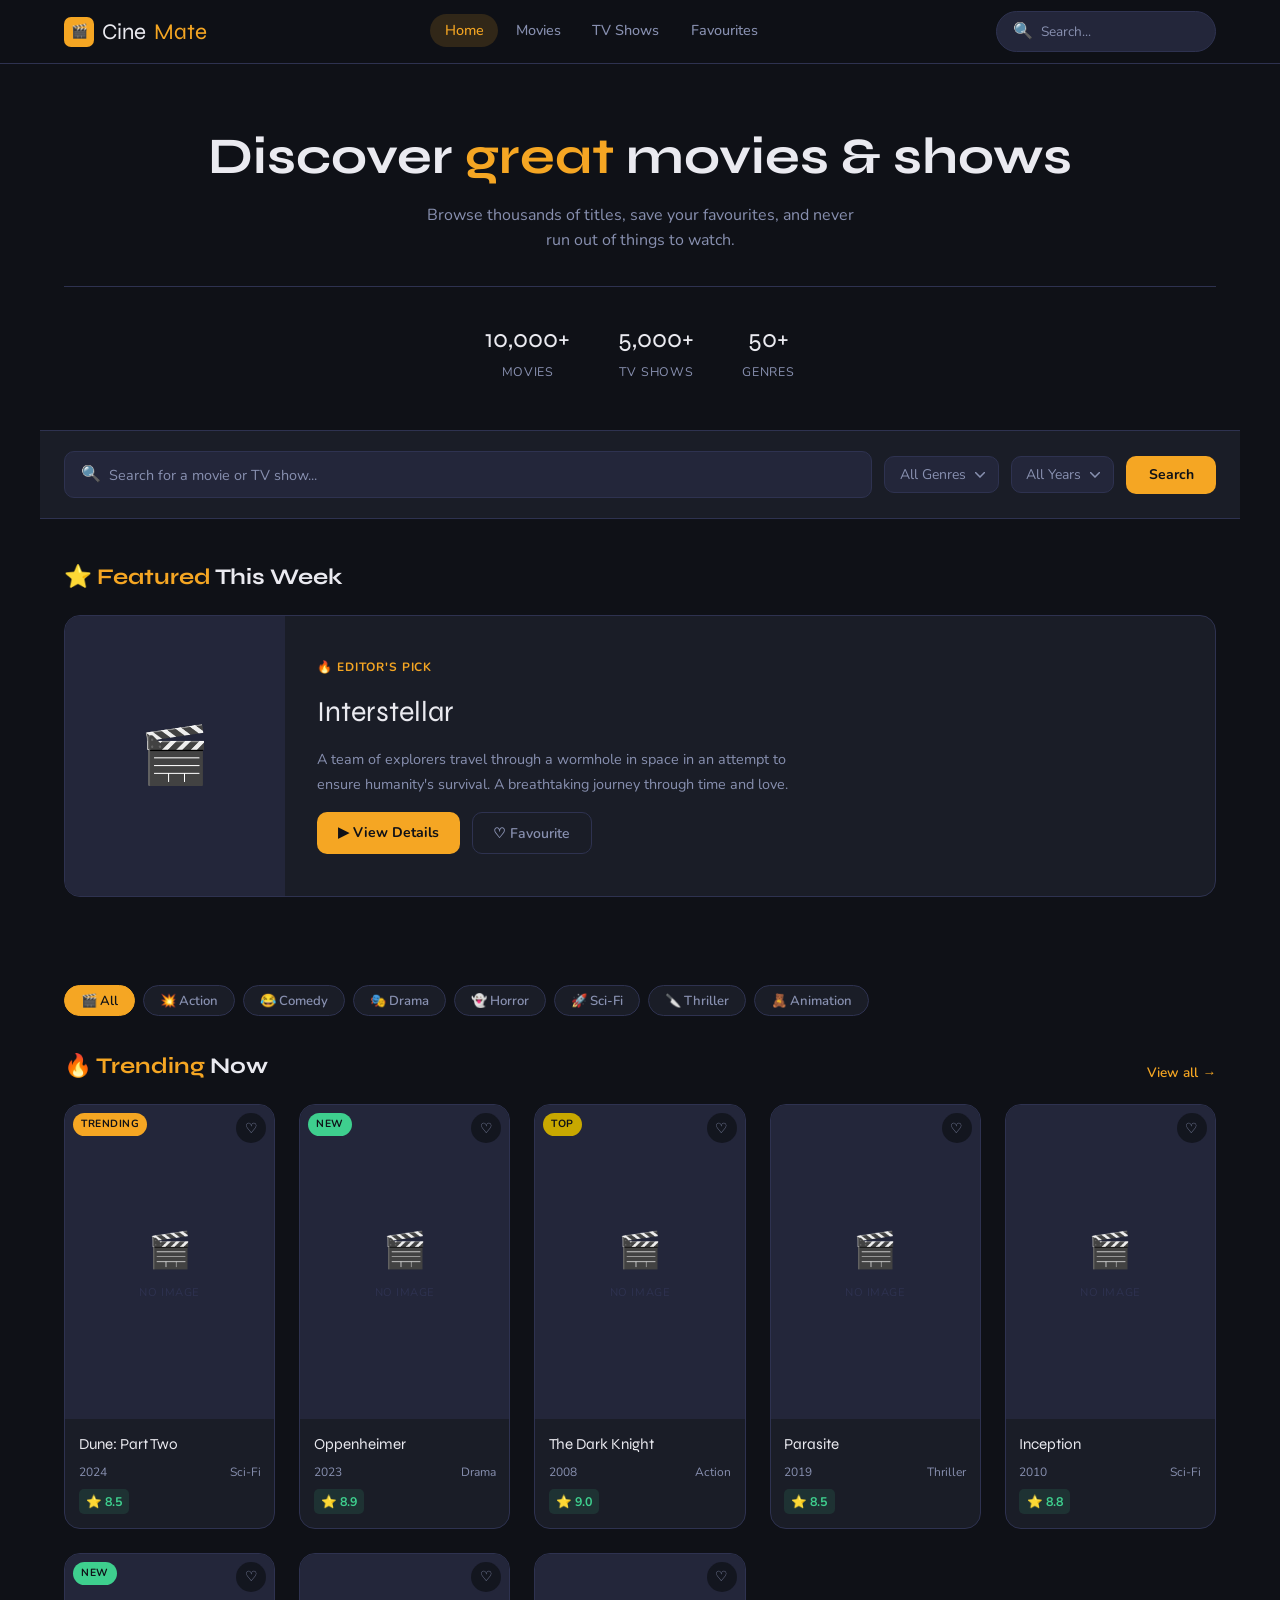
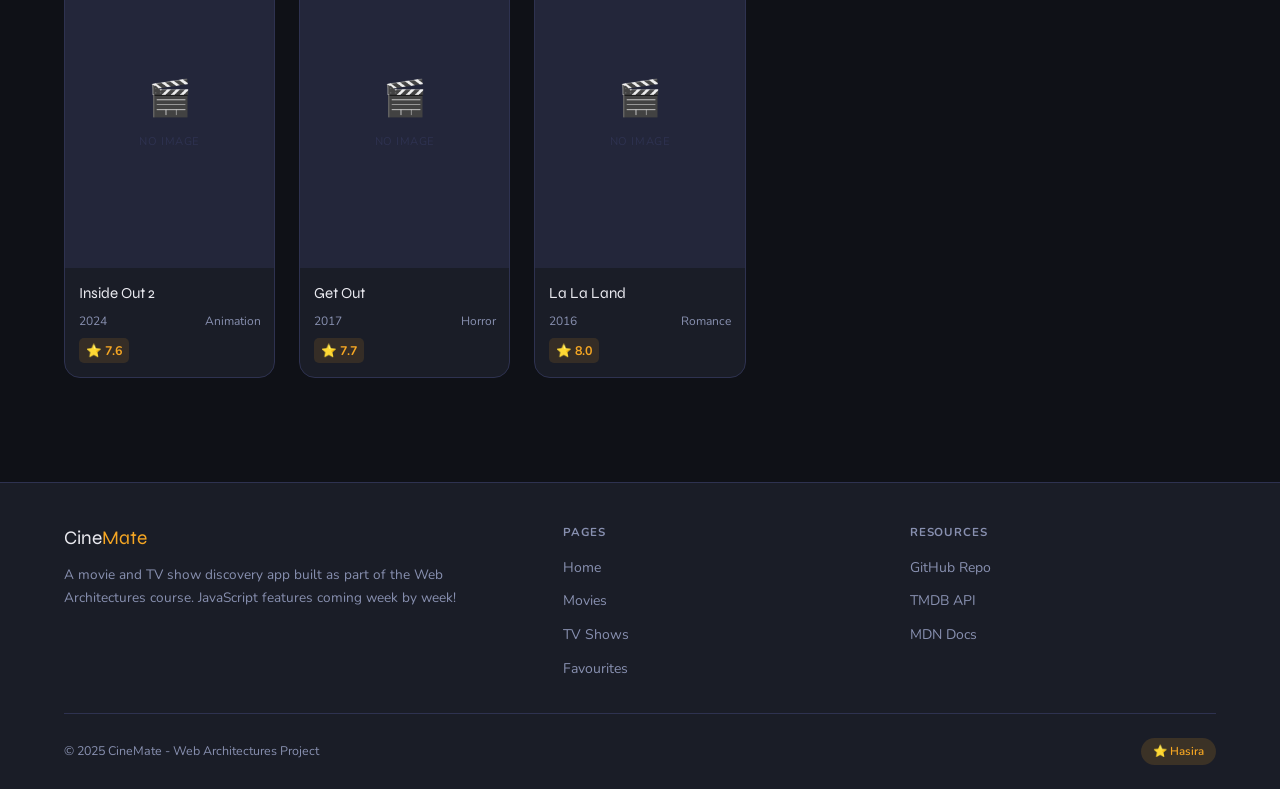
<file: index.html>
<!DOCTYPE html>
<html lang="en">
<head>
  <meta charset="UTF-8" />
  <meta name="viewport" content="width=device-width, initial-scale=1.0" />
  <title>CineMate - Discover Movies & TV Shows</title>
  <link rel="stylesheet" href="css/style.css" />
</head>
<body>

  <!-- NAVBAR -->
  <nav class="navbar">
    <div class="container">

      <a href="index.html" class="logo">
        <div class="logo-icon">🎬</div>
        Cine<em>Mate</em>
      </a>

      <ul class="nav-links">
        <li><a href="index.html" class="active">Home</a></li>
        <li><a href="movies.html">Movies</a></li>
        <li><a href="tv-shows.html">TV Shows</a></li>
        <li><a href="favourites.html">Favourites</a></li>
      </ul>

      <div class="nav-search">
        <span>🔍</span>
        <input type="text" placeholder="Search..." />
      </div>

    </div>
  </nav>


  <main>
    <div class="container">

      <!-- HERO -->
      <section class="hero">
        <h1>Discover <em>great</em> movies &amp; shows</h1>
        <p>Browse thousands of titles, save your favourites, and never run out of things to watch.</p>

        <div class="hero-stats">
          <div>
            <div class="stat-value">10,000+</div>
            <div class="stat-label">Movies</div>
          </div>
          <div>
            <div class="stat-value">5,000+</div>
            <div class="stat-label">TV Shows</div>
          </div>
          <div>
            <div class="stat-value">50+</div>
            <div class="stat-label">Genres</div>
          </div>
        </div>
      </section>


      <!-- SEARCH BAR -->
      <div class="search-section" style="margin: 0 -1.5rem; padding: 1.25rem 1.5rem;">
        <div class="search-row">
          <div class="search-input-wrap">
            <span>🔍</span>
            <input type="text" placeholder="Search for a movie or TV show..." id="main-search" />
          </div>
          <select class="filter" id="genre-filter">
            <option value="">All Genres</option>
            <option>Action</option>
            <option>Comedy</option>
            <option>Drama</option>
            <option>Horror</option>
            <option>Sci-Fi</option>
            <option>Thriller</option>
            <option>Animation</option>
          </select>
          <select class="filter" id="year-filter">
            <option value="">All Years</option>
            <option>2024</option>
            <option>2023</option>
            <option>2022</option>
            <option>2021</option>
          </select>
          <button class="btn-search" id="search-btn">Search</button>
        </div>
      </div>


      <!-- FEATURED -->
      <section class="section">
        <div class="section-header">
          <h2 class="section-title">⭐ <em>Featured</em> This Week</h2>
        </div>

        <div class="featured-card">
          <div class="featured-poster">
            <!-- Week 5: Replace with TMDB API poster image -->
            🎬
          </div>
          <div class="featured-info">
            <div class="featured-tag">🔥 Editor's Pick</div>
            <div class="featured-title">Interstellar</div>
            <div class="featured-desc">
              A team of explorers travel through a wormhole in space in an attempt to ensure humanity's survival. A breathtaking journey through time and love.
            </div>
            <div class="featured-actions">
              <a href="detail.html" class="btn-primary">▶ View Details</a>
              <button class="btn-outline">♡ Favourite</button>
            </div>
          </div>
        </div>
      </section>


      <!-- GENRE PILLS -->
      <div class="genre-pills" id="genre-pills">
        <button class="pill active">🎬 All</button>
        <button class="pill">💥 Action</button>
        <button class="pill">😂 Comedy</button>
        <button class="pill">🎭 Drama</button>
        <button class="pill">👻 Horror</button>
        <button class="pill">🚀 Sci-Fi</button>
        <button class="pill">🔪 Thriller</button>
        <button class="pill">🧸 Animation</button>
      </div>


      <!-- TRENDING MOVIES -->
      <section class="section" style="padding-top: 0;">
        <div class="section-header">
          <h2 class="section-title">🔥 <em>Trending</em> Now</h2>
          <a href="movies.html" class="section-link">View all →</a>
        </div>

        <!--
          NOTE TO STUDENTS:
          Week 1 — You will generate these cards using a loop from a JS data array.
          Week 2 — You will add search and genre filter functionality.
          Week 3 — You will add event listeners and a movie detail modal.
          Week 5 — These posters will be fetched from the TMDB API.
          For now, this is static HTML.
        -->
        <div class="movies-grid" id="movies-grid">

          <div class="card">
            <div class="card-poster">
              <div class="poster-placeholder">🎬<small>No Image</small></div>
              <span class="badge">Trending</span>
              <button class="btn-fav">♡</button>
              <div class="card-overlay">
                <a href="detail.html" class="btn-details">View Details</a>
              </div>
            </div>
            <div class="card-info">
              <div class="card-title">Dune: Part Two</div>
              <div class="card-meta">
                <span>2024</span>
                <span>Sci-Fi</span>
              </div>
              <span class="rating high">⭐ 8.5</span>
            </div>
          </div>

          <div class="card">
            <div class="card-poster">
              <div class="poster-placeholder">🎬<small>No Image</small></div>
              <span class="badge new">New</span>
              <button class="btn-fav">♡</button>
              <div class="card-overlay">
                <a href="detail.html" class="btn-details">View Details</a>
              </div>
            </div>
            <div class="card-info">
              <div class="card-title">Oppenheimer</div>
              <div class="card-meta">
                <span>2023</span>
                <span>Drama</span>
              </div>
              <span class="rating high">⭐ 8.9</span>
            </div>
          </div>

          <div class="card">
            <div class="card-poster">
              <div class="poster-placeholder">🎬<small>No Image</small></div>
              <span class="badge top">Top</span>
              <button class="btn-fav">♡</button>
              <div class="card-overlay">
                <a href="detail.html" class="btn-details">View Details</a>
              </div>
            </div>
            <div class="card-info">
              <div class="card-title">The Dark Knight</div>
              <div class="card-meta">
                <span>2008</span>
                <span>Action</span>
              </div>
              <span class="rating high">⭐ 9.0</span>
            </div>
          </div>

          <div class="card">
            <div class="card-poster">
              <div class="poster-placeholder">🎬<small>No Image</small></div>
              <button class="btn-fav">♡</button>
              <div class="card-overlay">
                <a href="detail.html" class="btn-details">View Details</a>
              </div>
            </div>
            <div class="card-info">
              <div class="card-title">Parasite</div>
              <div class="card-meta">
                <span>2019</span>
                <span>Thriller</span>
              </div>
              <span class="rating high">⭐ 8.5</span>
            </div>
          </div>

          <div class="card">
            <div class="card-poster">
              <div class="poster-placeholder">🎬<small>No Image</small></div>
              <button class="btn-fav">♡</button>
              <div class="card-overlay">
                <a href="detail.html" class="btn-details">View Details</a>
              </div>
            </div>
            <div class="card-info">
              <div class="card-title">Inception</div>
              <div class="card-meta">
                <span>2010</span>
                <span>Sci-Fi</span>
              </div>
              <span class="rating high">⭐ 8.8</span>
            </div>
          </div>

          <div class="card">
            <div class="card-poster">
              <div class="poster-placeholder">🎬<small>No Image</small></div>
              <span class="badge new">New</span>
              <button class="btn-fav">♡</button>
              <div class="card-overlay">
                <a href="detail.html" class="btn-details">View Details</a>
              </div>
            </div>
            <div class="card-info">
              <div class="card-title">Inside Out 2</div>
              <div class="card-meta">
                <span>2024</span>
                <span>Animation</span>
              </div>
              <span class="rating mid">⭐ 7.6</span>
            </div>
          </div>

          <div class="card">
            <div class="card-poster">
              <div class="poster-placeholder">🎬<small>No Image</small></div>
              <button class="btn-fav">♡</button>
              <div class="card-overlay">
                <a href="detail.html" class="btn-details">View Details</a>
              </div>
            </div>
            <div class="card-info">
              <div class="card-title">Get Out</div>
              <div class="card-meta">
                <span>2017</span>
                <span>Horror</span>
              </div>
              <span class="rating mid">⭐ 7.7</span>
            </div>
          </div>

          <div class="card">
            <div class="card-poster">
              <div class="poster-placeholder">🎬<small>No Image</small></div>
              <button class="btn-fav">♡</button>
              <div class="card-overlay">
                <a href="detail.html" class="btn-details">View Details</a>
              </div>
            </div>
            <div class="card-info">
              <div class="card-title">La La Land</div>
              <div class="card-meta">
                <span>2016</span>
                <span>Romance</span>
              </div>
              <span class="rating mid">⭐ 8.0</span>
            </div>
          </div>

        </div>
      </section>

    </div>
  </main>


  <!-- FOOTER -->
  <footer>
    <div class="container">
      <div class="footer-grid">
        <div>
          <div class="footer-logo">Cine<em>Mate</em></div>
          <p class="footer-desc">A movie and TV show discovery app built as part of the Web Architectures course. JavaScript features coming week by week!</p>
        </div>
        <div>
          <div class="footer-col-title">Pages</div>
          <ul class="footer-links">
            <li><a href="index.html">Home</a></li>
            <li><a href="movies.html">Movies</a></li>
            <li><a href="tv-shows.html">TV Shows</a></li>
            <li><a href="favourites.html">Favourites</a></li>
          </ul>
        </div>
        <div>
          <div class="footer-col-title">Resources</div>
          <ul class="footer-links">
            <li><a href="https://github.com" target="_blank">GitHub Repo</a></li>
            <li><a href="https://www.themoviedb.org/" target="_blank">TMDB API</a></li>
            <li><a href="https://developer.mozilla.org" target="_blank">MDN Docs</a></li>
          </ul>
        </div>
      </div>
      <div class="footer-bottom">
        <span>© 2025 CineMate - Web Architectures Project</span>
        <span class="footer-note">⭐ Hasira</span>
      </div>
    </div>
  </footer>

  <!-- JavaScript linked here from Week 1 onwards -->
  <!-- <script src="js/app.js"></script> -->

</body>
</html>
</file>
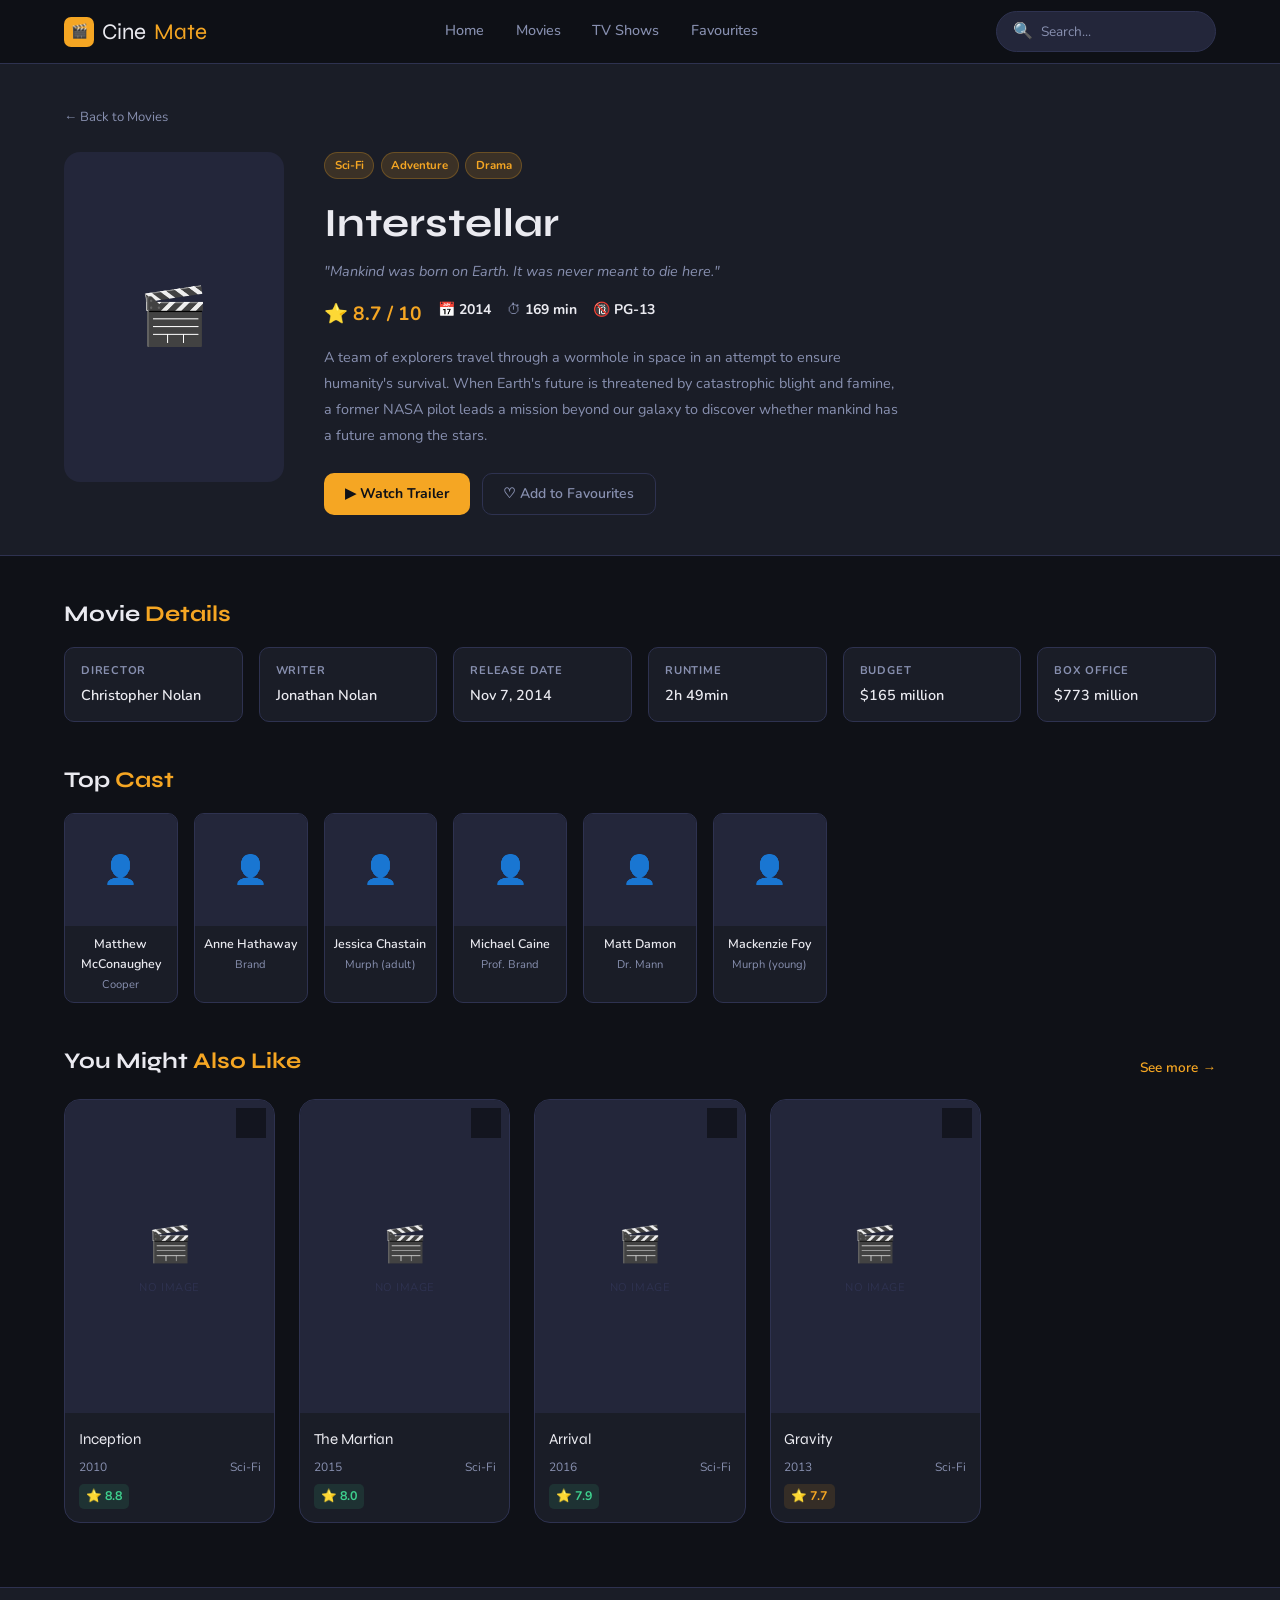
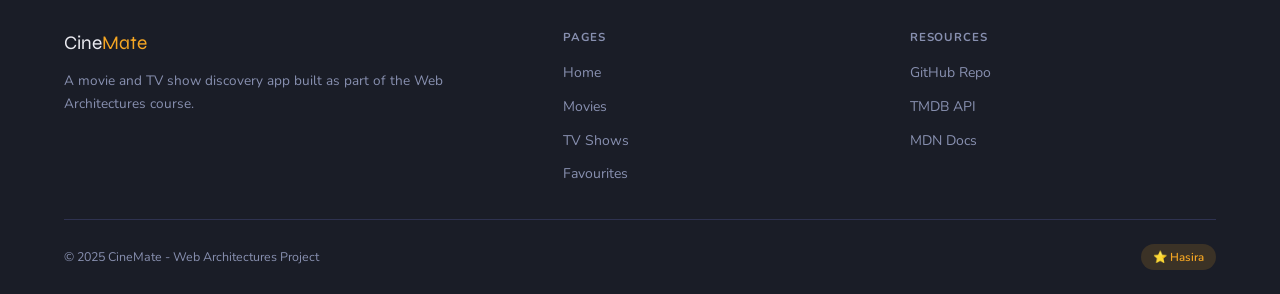
<file: detail.html>
<!DOCTYPE html>
<html lang="en">
<head>
  <meta charset="UTF-8" />
  <meta name="viewport" content="width=device-width, initial-scale=1.0" />
  <title>Interstellar - CineMate</title>
  <link rel="stylesheet" href="css/style.css" />
</head>
<body>

  <nav class="navbar">
    <div class="container">
      <a href="index.html" class="logo">
        <div class="logo-icon">🎬</div>
        Cine<em>Mate</em>
      </a>
      <ul class="nav-links">
        <li><a href="index.html">Home</a></li>
        <li><a href="movies.html">Movies</a></li>
        <li><a href="tv-shows.html">TV Shows</a></li>
        <li><a href="favourites.html">Favourites</a></li>
      </ul>
      <div class="nav-search">
        <span>🔍</span>
        <input type="text" placeholder="Search..." />
      </div>
    </div>
  </nav>


  <main>

    <!-- Dark hero band -->
    <div class="detail-hero">
      <div class="container">

        <!-- Back link -->
        <a href="movies.html" style="font-size:0.82rem; color:var(--text-muted); display:inline-block; margin-bottom:1.5rem;">
          ← Back to Movies
        </a>

        <div class="detail-layout">

          <!-- Poster -->
          <div class="detail-poster">
            <!-- Week 5: Replace emoji with <img> from TMDB API -->
            🎬
          </div>

          <!-- Info -->
          <div>
            <div class="detail-genres">
              <span class="genre-tag">Sci-Fi</span>
              <span class="genre-tag">Adventure</span>
              <span class="genre-tag">Drama</span>
            </div>

            <h1 class="detail-title">Interstellar</h1>
            <p class="detail-tagline">"Mankind was born on Earth. It was never meant to die here."</p>

            <div class="detail-meta">
              <div class="detail-rating">⭐ 8.7 / 10</div>
              <span>📅 <strong>2014</strong></span>
              <span>⏱ <strong>169 min</strong></span>
              <span>🔞 <strong>PG-13</strong></span>
            </div>

            <p class="detail-overview">
              A team of explorers travel through a wormhole in space in an attempt to ensure humanity's survival. When Earth's future is threatened by catastrophic blight and famine, a former NASA pilot leads a mission beyond our galaxy to discover whether mankind has a future among the stars.
            </p>

            <div class="detail-actions">
              <a href="#" class="btn-primary">▶ Watch Trailer</a>
              <button class="btn-outline" id="fav-btn">♡ Add to Favourites</button>
            </div>
          </div>

        </div>
      </div>
    </div>


    <div class="container">

      <!-- Movie Info -->
      <h2 class="section-title" style="margin-bottom:1rem;">Movie <em>Details</em></h2>

      <!--
        NOTE TO STUDENTS:
        Week 5 — This info will be fetched from the TMDB API dynamically.
        For now it is hardcoded static HTML.
      -->
      <div class="info-grid">
        <div class="info-item">
          <div class="info-label">Director</div>
          <div class="info-value">Christopher Nolan</div>
        </div>
        <div class="info-item">
          <div class="info-label">Writer</div>
          <div class="info-value">Jonathan Nolan</div>
        </div>
        <div class="info-item">
          <div class="info-label">Release Date</div>
          <div class="info-value">Nov 7, 2014</div>
        </div>
        <div class="info-item">
          <div class="info-label">Runtime</div>
          <div class="info-value">2h 49min</div>
        </div>
        <div class="info-item">
          <div class="info-label">Budget</div>
          <div class="info-value">$165 million</div>
        </div>
        <div class="info-item">
          <div class="info-label">Box Office</div>
          <div class="info-value">$773 million</div>
        </div>
      </div>


      <!-- Cast -->
      <h2 class="section-title" style="margin-bottom:1rem;">Top <em>Cast</em></h2>

      <!--
        NOTE TO STUDENTS:
        Week 5 — Cast will be fetched from TMDB's /credits endpoint.
      -->
      <div class="cast-grid" style="margin-bottom:2.5rem;">
        <div class="cast-card">
          <div class="cast-photo">👤</div>
          <div class="cast-name">Matthew McConaughey</div>
          <div class="cast-role">Cooper</div>
        </div>
        <div class="cast-card">
          <div class="cast-photo">👤</div>
          <div class="cast-name">Anne Hathaway</div>
          <div class="cast-role">Brand</div>
        </div>
        <div class="cast-card">
          <div class="cast-photo">👤</div>
          <div class="cast-name">Jessica Chastain</div>
          <div class="cast-role">Murph (adult)</div>
        </div>
        <div class="cast-card">
          <div class="cast-photo">👤</div>
          <div class="cast-name">Michael Caine</div>
          <div class="cast-role">Prof. Brand</div>
        </div>
        <div class="cast-card">
          <div class="cast-photo">👤</div>
          <div class="cast-name">Matt Damon</div>
          <div class="cast-role">Dr. Mann</div>
        </div>
        <div class="cast-card">
          <div class="cast-photo">👤</div>
          <div class="cast-name">Mackenzie Foy</div>
          <div class="cast-role">Murph (young)</div>
        </div>
      </div>


      <!-- You Might Also Like -->
      <div class="section-header">
        <h2 class="section-title">You Might <em>Also Like</em></h2>
        <a href="movies.html" class="section-link">See more →</a>
      </div>

      <div class="movies-grid">
        <div class="card">
          <div class="card-poster">
            <div class="poster-placeholder">🎬<small>No Image</small></div>
            <button class="btn-fav">♡</button>
            <div class="card-overlay"><a href="detail.html" class="btn-details">View Details</a></div>
          </div>
          <div class="card-info">
            <div class="card-title">Inception</div>
            <div class="card-meta"><span>2010</span><span>Sci-Fi</span></div>
            <span class="rating high">⭐ 8.8</span>
          </div>
        </div>
        <div class="card">
          <div class="card-poster">
            <div class="poster-placeholder">🎬<small>No Image</small></div>
            <button class="btn-fav">♡</button>
            <div class="card-overlay"><a href="detail.html" class="btn-details">View Details</a></div>
          </div>
          <div class="card-info">
            <div class="card-title">The Martian</div>
            <div class="card-meta"><span>2015</span><span>Sci-Fi</span></div>
            <span class="rating high">⭐ 8.0</span>
          </div>
        </div>
        <div class="card">
          <div class="card-poster">
            <div class="poster-placeholder">🎬<small>No Image</small></div>
            <button class="btn-fav">♡</button>
            <div class="card-overlay"><a href="detail.html" class="btn-details">View Details</a></div>
          </div>
          <div class="card-info">
            <div class="card-title">Arrival</div>
            <div class="card-meta"><span>2016</span><span>Sci-Fi</span></div>
            <span class="rating high">⭐ 7.9</span>
          </div>
        </div>
        <div class="card">
          <div class="card-poster">
            <div class="poster-placeholder">🎬<small>No Image</small></div>
            <button class="btn-fav">♡</button>
            <div class="card-overlay"><a href="detail.html" class="btn-details">View Details</a></div>
          </div>
          <div class="card-info">
            <div class="card-title">Gravity</div>
            <div class="card-meta"><span>2013</span><span>Sci-Fi</span></div>
            <span class="rating mid">⭐ 7.7</span>
          </div>
        </div>
      </div>

    </div>
  </main>

  <footer>
    <div class="container">
      <div class="footer-grid">
        <div>
          <div class="footer-logo">Cine<em>Mate</em></div>
          <p class="footer-desc">A movie and TV show discovery app built as part of the Web Architectures course.</p>
        </div>
        <div>
          <div class="footer-col-title">Pages</div>
          <ul class="footer-links">
            <li><a href="index.html">Home</a></li>
            <li><a href="movies.html">Movies</a></li>
            <li><a href="tv-shows.html">TV Shows</a></li>
            <li><a href="favourites.html">Favourites</a></li>
          </ul>
        </div>
        <div>
          <div class="footer-col-title">Resources</div>
          <ul class="footer-links">
            <li><a href="https://github.com" target="_blank">GitHub Repo</a></li>
            <li><a href="https://www.themoviedb.org/" target="_blank">TMDB API</a></li>
            <li><a href="https://developer.mozilla.org" target="_blank">MDN Docs</a></li>
          </ul>
        </div>
      </div>
      <div class="footer-bottom">
        <span>© 2025 CineMate - Web Architectures Project</span>
        <span class="footer-note">⭐ Hasira</span>
      </div>
    </div>
  </footer>

</body>
</html>
</file>
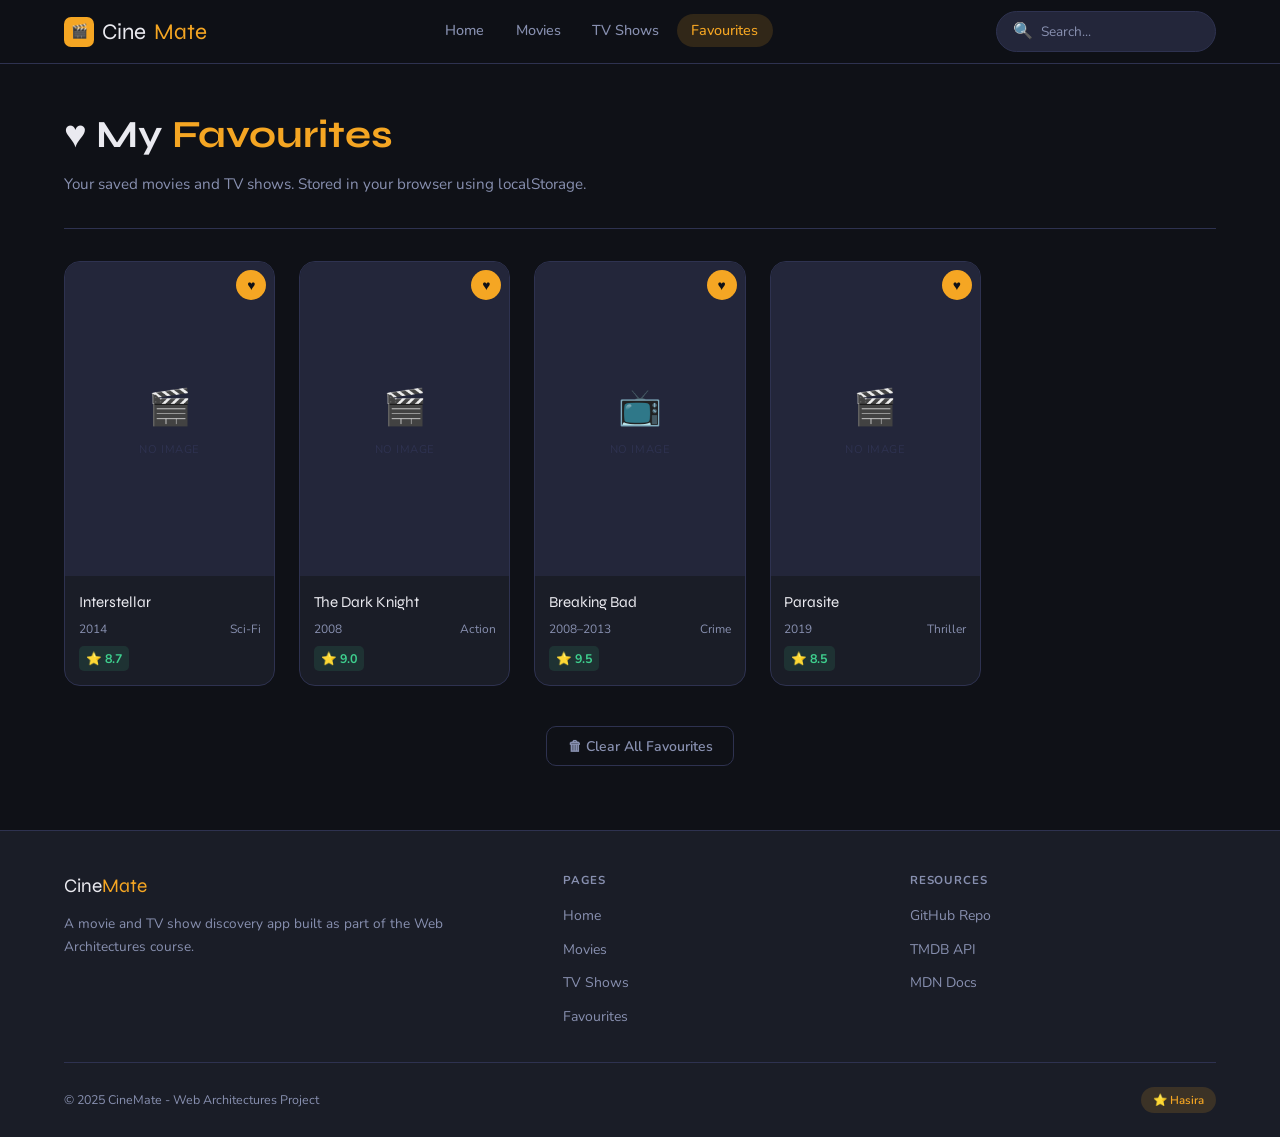
<file: favourites.html>
<!DOCTYPE html>
<html lang="en">
<head>
  <meta charset="UTF-8" />
  <meta name="viewport" content="width=device-width, initial-scale=1.0" />
  <title>My Favourites - CineMate</title>
  <link rel="stylesheet" href="css/style.css" />
</head>
<body>

  <nav class="navbar">
    <div class="container">
      <a href="index.html" class="logo">
        <div class="logo-icon">🎬</div>
        Cine<em>Mate</em>
      </a>
      <ul class="nav-links">
        <li><a href="index.html">Home</a></li>
        <li><a href="movies.html">Movies</a></li>
        <li><a href="tv-shows.html">TV Shows</a></li>
        <li><a href="favourites.html" class="active">Favourites</a></li>
      </ul>
      <div class="nav-search">
        <span>🔍</span>
        <input type="text" placeholder="Search..." />
      </div>
    </div>
  </nav>


  <main>
    <div class="container">

      <div class="page-header">
        <h1>♥ My <em>Favourites</em></h1>
        <p>Your saved movies and TV shows. Stored in your browser using localStorage.</p>
      </div>

      <!--
        NOTE TO STUDENTS — Week 4:
        This entire page will be powered by localStorage.
        - If localStorage is empty → show the empty-state block below
        - If localStorage has items → generate cards using a JS loop
        The static cards below are placeholders for the HTML/CSS phase only.

        To toggle the empty state, you can uncomment the block below
        and remove the .movies-grid section.
      -->

      <!-- EMPTY STATE (uncomment in Week 4 when list is empty) -->
      <!--
      <div class="empty-state">
        <div class="icon">♡</div>
        <h2>No favourites yet</h2>
        <p>Browse movies and TV shows and click ♡ to save them here.</p>
        <a href="movies.html" class="btn-primary">Browse Movies</a>
      </div>
      -->

      <!-- FAVOURITES LIST (static placeholder) -->
      <div class="movies-grid" id="favourites-grid">

        <div class="card">
          <div class="card-poster">
            <div class="poster-placeholder">🎬<small>No Image</small></div>
            <button class="btn-fav active">♥</button>
            <div class="card-overlay"><a href="detail.html" class="btn-details">View Details</a></div>
          </div>
          <div class="card-info">
            <div class="card-title">Interstellar</div>
            <div class="card-meta"><span>2014</span><span>Sci-Fi</span></div>
            <span class="rating high">⭐ 8.7</span>
          </div>
        </div>

        <div class="card">
          <div class="card-poster">
            <div class="poster-placeholder">🎬<small>No Image</small></div>
            <button class="btn-fav active">♥</button>
            <div class="card-overlay"><a href="detail.html" class="btn-details">View Details</a></div>
          </div>
          <div class="card-info">
            <div class="card-title">The Dark Knight</div>
            <div class="card-meta"><span>2008</span><span>Action</span></div>
            <span class="rating high">⭐ 9.0</span>
          </div>
        </div>

        <div class="card">
          <div class="card-poster">
            <div class="poster-placeholder">📺<small>No Image</small></div>
            <button class="btn-fav active">♥</button>
            <div class="card-overlay"><a href="detail.html" class="btn-details">View Details</a></div>
          </div>
          <div class="card-info">
            <div class="card-title">Breaking Bad</div>
            <div class="card-meta"><span>2008–2013</span><span>Crime</span></div>
            <span class="rating high">⭐ 9.5</span>
          </div>
        </div>

        <div class="card">
          <div class="card-poster">
            <div class="poster-placeholder">🎬<small>No Image</small></div>
            <button class="btn-fav active">♥</button>
            <div class="card-overlay"><a href="detail.html" class="btn-details">View Details</a></div>
          </div>
          <div class="card-info">
            <div class="card-title">Parasite</div>
            <div class="card-meta"><span>2019</span><span>Thriller</span></div>
            <span class="rating high">⭐ 8.5</span>
          </div>
        </div>

      </div>

      <!-- Clear all button -->
      <div style="text-align: center; margin-top: 2.5rem;">
        <button class="btn-outline" id="clear-btn">🗑 Clear All Favourites</button>
      </div>

    </div>
  </main>

  <footer>
    <div class="container">
      <div class="footer-grid">
        <div>
          <div class="footer-logo">Cine<em>Mate</em></div>
          <p class="footer-desc">A movie and TV show discovery app built as part of the Web Architectures course.</p>
        </div>
        <div>
          <div class="footer-col-title">Pages</div>
          <ul class="footer-links">
            <li><a href="index.html">Home</a></li>
            <li><a href="movies.html">Movies</a></li>
            <li><a href="tv-shows.html">TV Shows</a></li>
            <li><a href="favourites.html">Favourites</a></li>
          </ul>
        </div>
        <div>
          <div class="footer-col-title">Resources</div>
          <ul class="footer-links">
            <li><a href="https://github.com" target="_blank">GitHub Repo</a></li>
            <li><a href="https://www.themoviedb.org/" target="_blank">TMDB API</a></li>
            <li><a href="https://developer.mozilla.org" target="_blank">MDN Docs</a></li>
          </ul>
        </div>
      </div>
      <div class="footer-bottom">
        <span>© 2025 CineMate - Web Architectures Project</span>
        <span class="footer-note">⭐ Hasira</span>
      </div>
    </div>
  </footer>

</body>
</html>
</file>
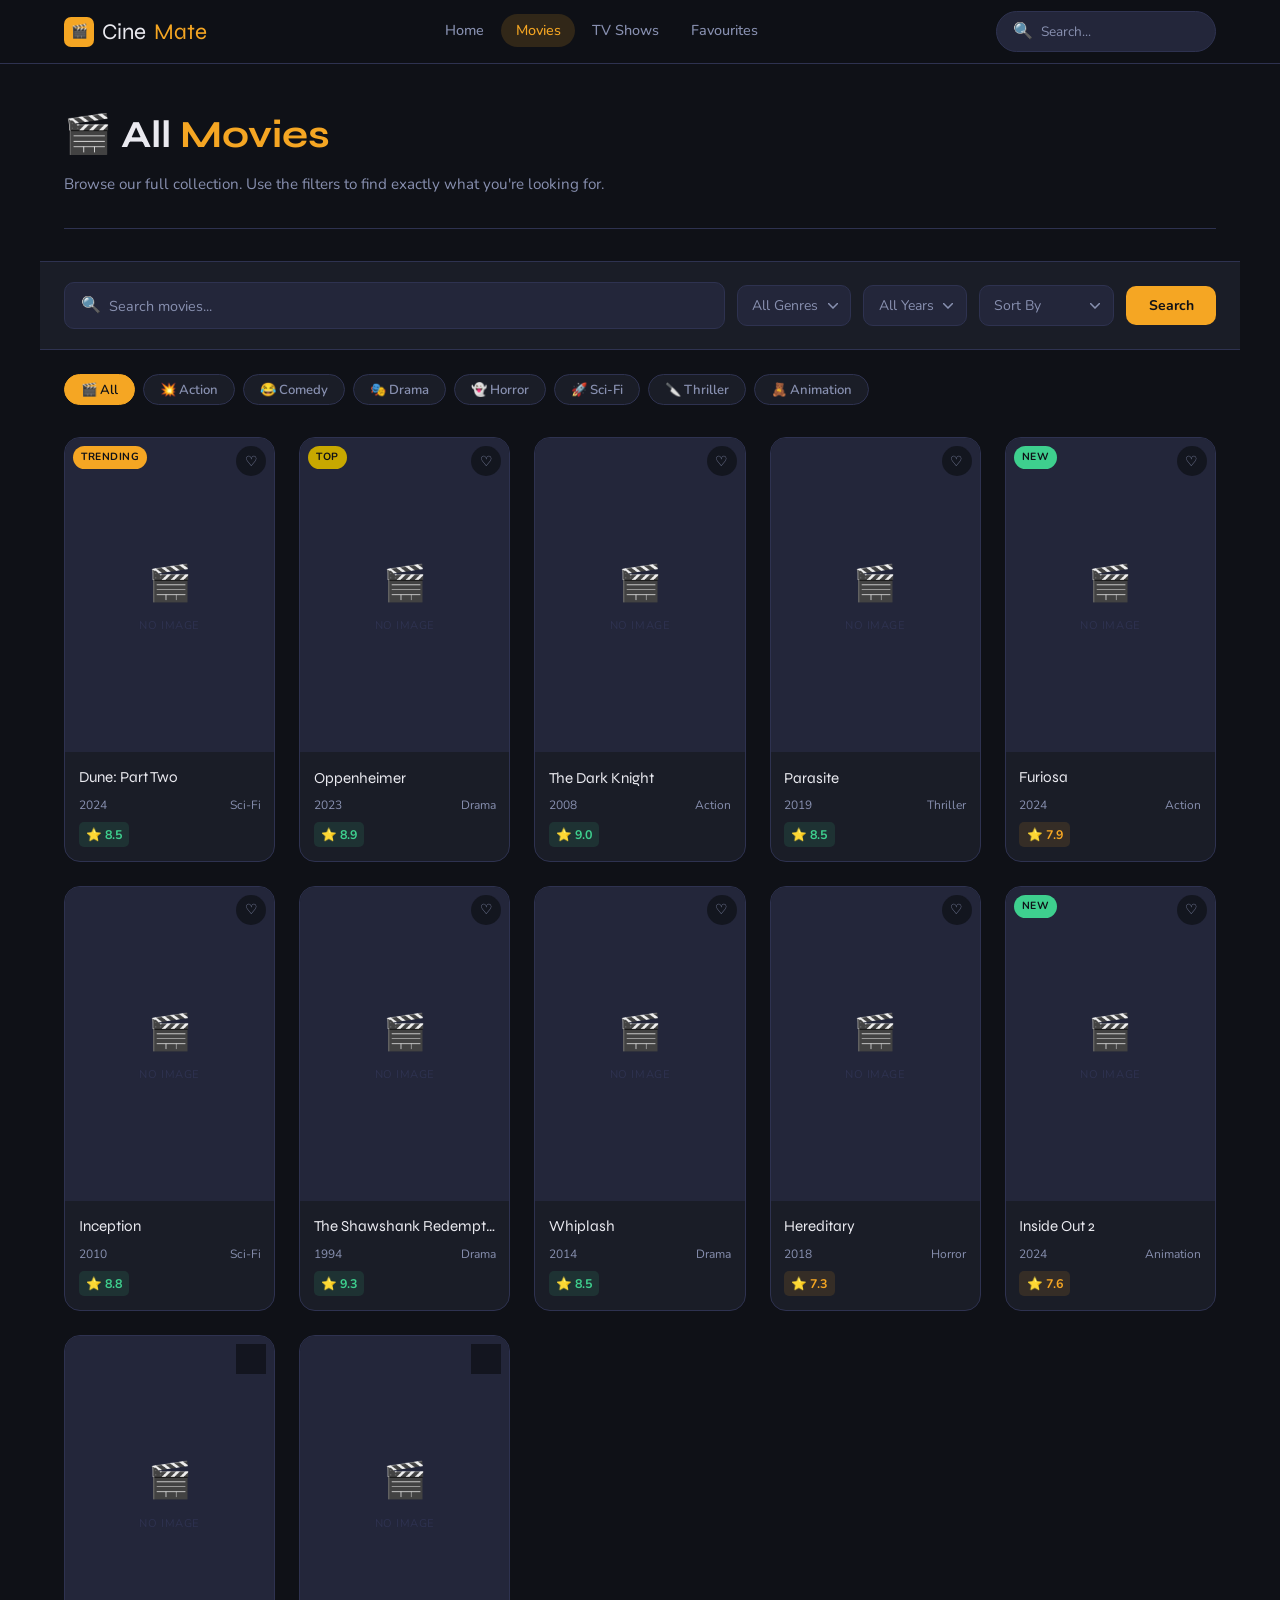
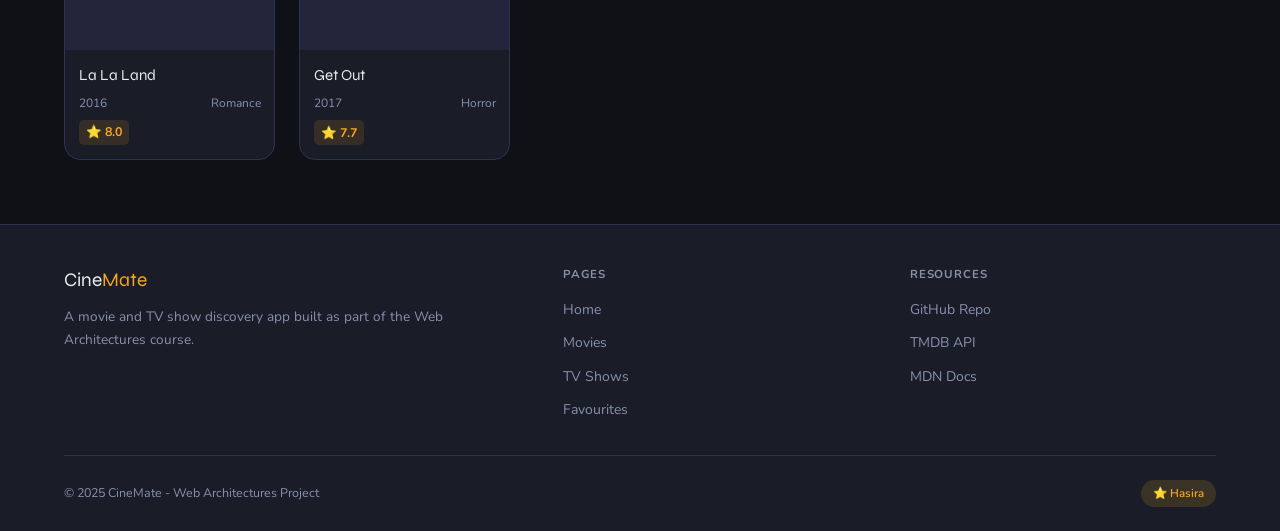
<file: movies.html>
<!DOCTYPE html>
<html lang="en">
<head>
  <meta charset="UTF-8" />
  <meta name="viewport" content="width=device-width, initial-scale=1.0" />
  <title>Movies - CineMate</title>
  <link rel="stylesheet" href="css/style.css" />
</head>
<body>

  <nav class="navbar">
    <div class="container">
      <a href="index.html" class="logo">
        <div class="logo-icon">🎬</div>
        Cine<em>Mate</em>
      </a>
      <ul class="nav-links">
        <li><a href="index.html">Home</a></li>
        <li><a href="movies.html" class="active">Movies</a></li>
        <li><a href="tv-shows.html">TV Shows</a></li>
        <li><a href="favourites.html">Favourites</a></li>
      </ul>
      <div class="nav-search">
        <span>🔍</span>
        <input type="text" placeholder="Search..." />
      </div>
    </div>
  </nav>


  <main>
    <div class="container">

      <div class="page-header">
        <h1>🎬 All <em>Movies</em></h1>
        <p>Browse our full collection. Use the filters to find exactly what you're looking for.</p>
      </div>

      <!-- Search & Filter -->
      <div class="search-section" style="margin: 0 -1.5rem; padding: 1.25rem 1.5rem; margin-bottom: 1.5rem;">
        <div class="search-row">
          <div class="search-input-wrap">
            <span>🔍</span>
            <input type="text" placeholder="Search movies..." />
          </div>
          <select class="filter">
            <option>All Genres</option>
            <option>Action</option><option>Comedy</option><option>Drama</option>
            <option>Horror</option><option>Sci-Fi</option><option>Thriller</option>
            <option>Animation</option>
          </select>
          <select class="filter">
            <option>All Years</option>
            <option>2024</option><option>2023</option><option>2022</option><option>2021</option>
          </select>
          <select class="filter">
            <option>Sort By</option>
            <option>Rating ↓</option>
            <option>Year (Newest)</option>
            <option>Title A–Z</option>
          </select>
          <button class="btn-search">Search</button>
        </div>
      </div>

      <!-- Genre Pills -->
      <div class="genre-pills">
        <button class="pill active">🎬 All</button>
        <button class="pill">💥 Action</button>
        <button class="pill">😂 Comedy</button>
        <button class="pill">🎭 Drama</button>
        <button class="pill">👻 Horror</button>
        <button class="pill">🚀 Sci-Fi</button>
        <button class="pill">🔪 Thriller</button>
        <button class="pill">🧸 Animation</button>
      </div>

      <!-- Movies Grid -->
      <!--
        NOTE TO STUDENTS:
        Week 1 — Generate these cards with a JS loop from a data array.
        Week 2 — Add real-time search & genre filtering with array methods.
        Week 5 — Fetch real movie data from the TMDB API.
      -->
      <div class="movies-grid" id="movies-grid">

        <div class="card">
          <div class="card-poster">
            <div class="poster-placeholder">🎬<small>No Image</small></div>
            <span class="badge">Trending</span>
            <button class="btn-fav">♡</button>
            <div class="card-overlay"><a href="detail.html" class="btn-details">View Details</a></div>
          </div>
          <div class="card-info">
            <div class="card-title">Dune: Part Two</div>
            <div class="card-meta"><span>2024</span><span>Sci-Fi</span></div>
            <span class="rating high">⭐ 8.5</span>
          </div>
        </div>

        <div class="card">
          <div class="card-poster">
            <div class="poster-placeholder">🎬<small>No Image</small></div>
            <span class="badge top">Top</span>
            <button class="btn-fav">♡</button>
            <div class="card-overlay"><a href="detail.html" class="btn-details">View Details</a></div>
          </div>
          <div class="card-info">
            <div class="card-title">Oppenheimer</div>
            <div class="card-meta"><span>2023</span><span>Drama</span></div>
            <span class="rating high">⭐ 8.9</span>
          </div>
        </div>

        <div class="card">
          <div class="card-poster">
            <div class="poster-placeholder">🎬<small>No Image</small></div>
            <button class="btn-fav">♡</button>
            <div class="card-overlay"><a href="detail.html" class="btn-details">View Details</a></div>
          </div>
          <div class="card-info">
            <div class="card-title">The Dark Knight</div>
            <div class="card-meta"><span>2008</span><span>Action</span></div>
            <span class="rating high">⭐ 9.0</span>
          </div>
        </div>

        <div class="card">
          <div class="card-poster">
            <div class="poster-placeholder">🎬<small>No Image</small></div>
            <button class="btn-fav">♡</button>
            <div class="card-overlay"><a href="detail.html" class="btn-details">View Details</a></div>
          </div>
          <div class="card-info">
            <div class="card-title">Parasite</div>
            <div class="card-meta"><span>2019</span><span>Thriller</span></div>
            <span class="rating high">⭐ 8.5</span>
          </div>
        </div>

        <div class="card">
          <div class="card-poster">
            <div class="poster-placeholder">🎬<small>No Image</small></div>
            <span class="badge new">New</span>
            <button class="btn-fav">♡</button>
            <div class="card-overlay"><a href="detail.html" class="btn-details">View Details</a></div>
          </div>
          <div class="card-info">
            <div class="card-title">Furiosa</div>
            <div class="card-meta"><span>2024</span><span>Action</span></div>
            <span class="rating mid">⭐ 7.9</span>
          </div>
        </div>

        <div class="card">
          <div class="card-poster">
            <div class="poster-placeholder">🎬<small>No Image</small></div>
            <button class="btn-fav">♡</button>
            <div class="card-overlay"><a href="detail.html" class="btn-details">View Details</a></div>
          </div>
          <div class="card-info">
            <div class="card-title">Inception</div>
            <div class="card-meta"><span>2010</span><span>Sci-Fi</span></div>
            <span class="rating high">⭐ 8.8</span>
          </div>
        </div>

        <div class="card">
          <div class="card-poster">
            <div class="poster-placeholder">🎬<small>No Image</small></div>
            <button class="btn-fav">♡</button>
            <div class="card-overlay"><a href="detail.html" class="btn-details">View Details</a></div>
          </div>
          <div class="card-info">
            <div class="card-title">The Shawshank Redemption</div>
            <div class="card-meta"><span>1994</span><span>Drama</span></div>
            <span class="rating high">⭐ 9.3</span>
          </div>
        </div>

        <div class="card">
          <div class="card-poster">
            <div class="poster-placeholder">🎬<small>No Image</small></div>
            <button class="btn-fav">♡</button>
            <div class="card-overlay"><a href="detail.html" class="btn-details">View Details</a></div>
          </div>
          <div class="card-info">
            <div class="card-title">Whiplash</div>
            <div class="card-meta"><span>2014</span><span>Drama</span></div>
            <span class="rating high">⭐ 8.5</span>
          </div>
        </div>

        <div class="card">
          <div class="card-poster">
            <div class="poster-placeholder">🎬<small>No Image</small></div>
            <button class="btn-fav">♡</button>
            <div class="card-overlay"><a href="detail.html" class="btn-details">View Details</a></div>
          </div>
          <div class="card-info">
            <div class="card-title">Hereditary</div>
            <div class="card-meta"><span>2018</span><span>Horror</span></div>
            <span class="rating mid">⭐ 7.3</span>
          </div>
        </div>

        <div class="card">
          <div class="card-poster">
            <div class="poster-placeholder">🎬<small>No Image</small></div>
            <span class="badge new">New</span>
            <button class="btn-fav">♡</button>
            <div class="card-overlay"><a href="detail.html" class="btn-details">View Details</a></div>
          </div>
          <div class="card-info">
            <div class="card-title">Inside Out 2</div>
            <div class="card-meta"><span>2024</span><span>Animation</span></div>
            <span class="rating mid">⭐ 7.6</span>
          </div>
        </div>

        <div class="card">
          <div class="card-poster">
            <div class="poster-placeholder">🎬<small>No Image</small></div>
            <button class="btn-fav">♡</button>
            <div class="card-overlay"><a href="detail.html" class="btn-details">View Details</a></div>
          </div>
          <div class="card-info">
            <div class="card-title">La La Land</div>
            <div class="card-meta"><span>2016</span><span>Romance</span></div>
            <span class="rating mid">⭐ 8.0</span>
          </div>
        </div>

        <div class="card">
          <div class="card-poster">
            <div class="poster-placeholder">🎬<small>No Image</small></div>
            <button class="btn-fav">♡</button>
            <div class="card-overlay"><a href="detail.html" class="btn-details">View Details</a></div>
          </div>
          <div class="card-info">
            <div class="card-title">Get Out</div>
            <div class="card-meta"><span>2017</span><span>Horror</span></div>
            <span class="rating mid">⭐ 7.7</span>
          </div>
        </div>

      </div>

    </div>
  </main>

  <footer>
    <div class="container">
      <div class="footer-grid">
        <div>
          <div class="footer-logo">Cine<em>Mate</em></div>
          <p class="footer-desc">A movie and TV show discovery app built as part of the Web Architectures course.</p>
        </div>
        <div>
          <div class="footer-col-title">Pages</div>
          <ul class="footer-links">
            <li><a href="index.html">Home</a></li>
            <li><a href="movies.html">Movies</a></li>
            <li><a href="tv-shows.html">TV Shows</a></li>
            <li><a href="favourites.html">Favourites</a></li>
          </ul>
        </div>
        <div>
          <div class="footer-col-title">Resources</div>
          <ul class="footer-links">
            <li><a href="https://github.com" target="_blank">GitHub Repo</a></li>
            <li><a href="https://www.themoviedb.org/" target="_blank">TMDB API</a></li>
            <li><a href="https://developer.mozilla.org" target="_blank">MDN Docs</a></li>
          </ul>
        </div>
      </div>
      <div class="footer-bottom">
        <span>© 2025 CineMate - Web Architectures Project</span>
        <span class="footer-note">⭐ Hasira</span>
      </div>
    </div>
  </footer>

</body>
</html>
</file>
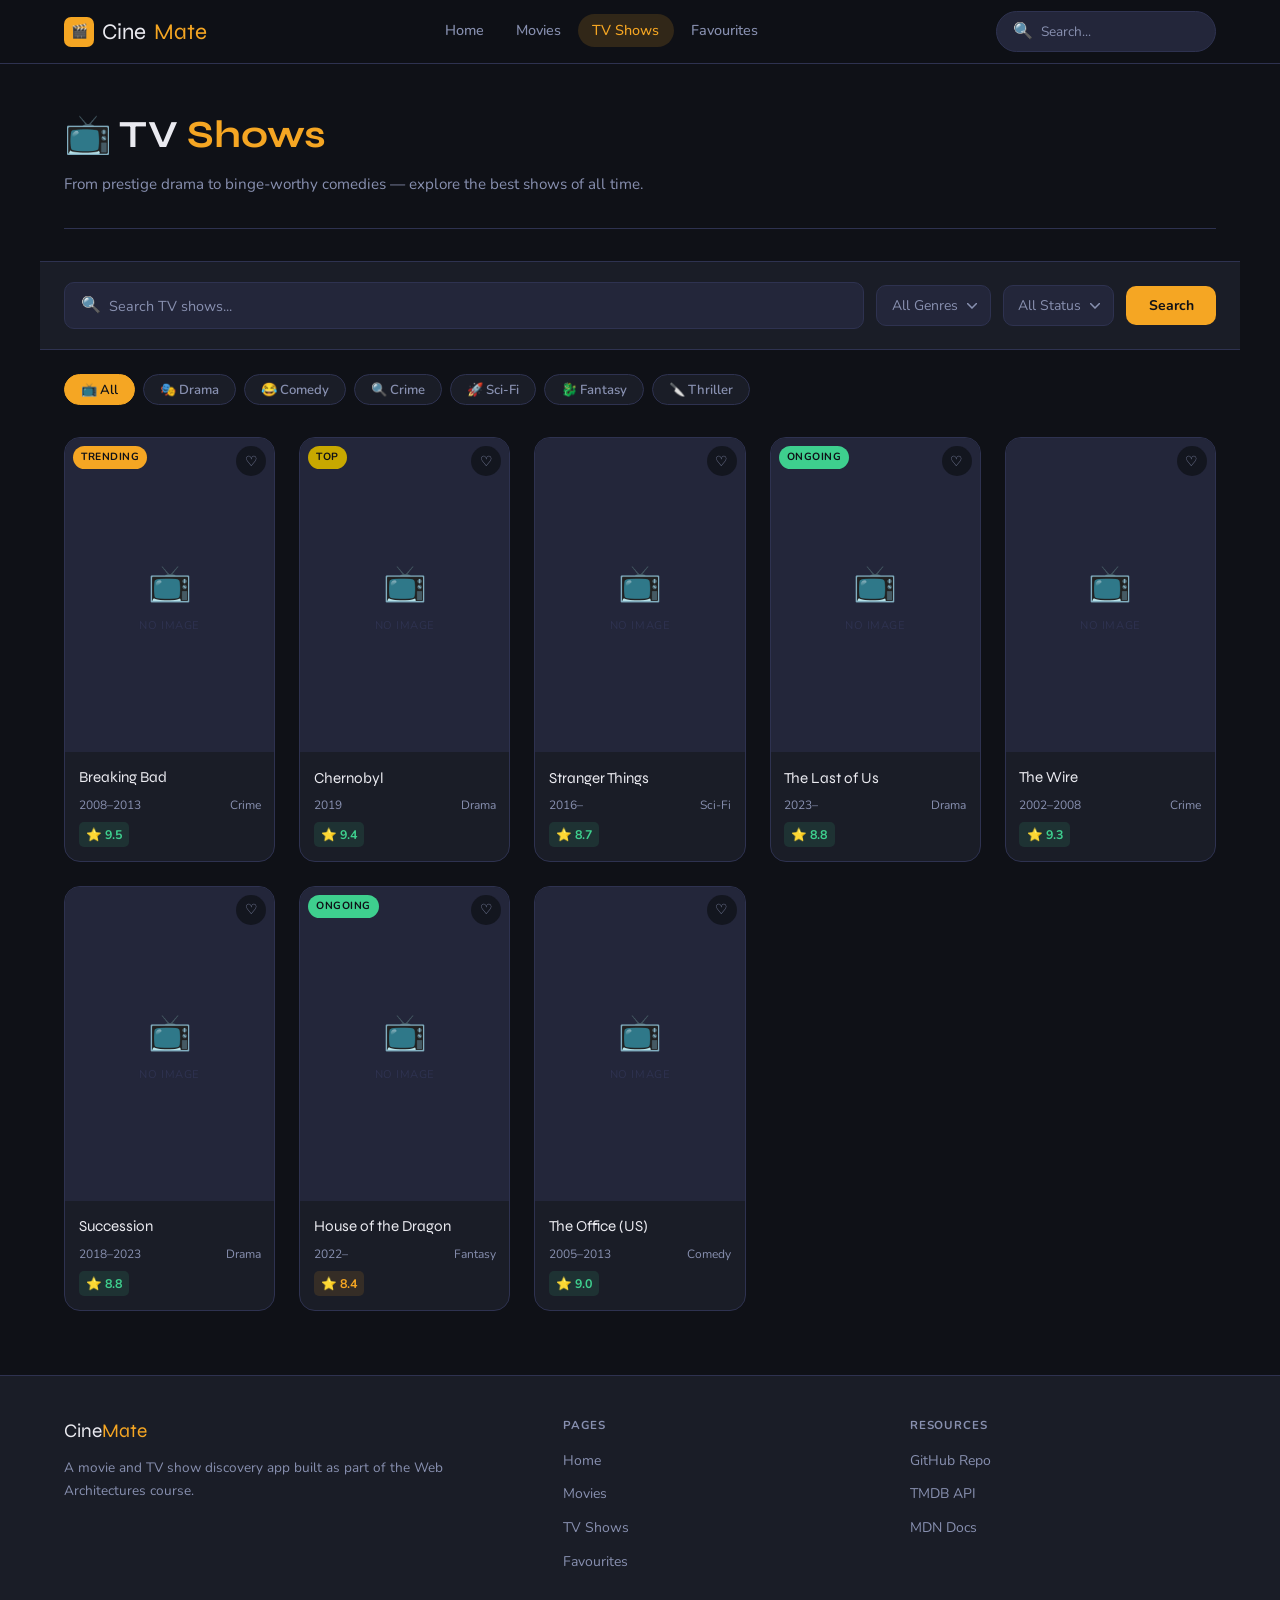
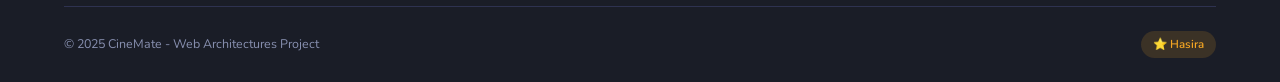
<file: tv-shows.html>
<!DOCTYPE html>
<html lang="en">
<head>
  <meta charset="UTF-8" />
  <meta name="viewport" content="width=device-width, initial-scale=1.0" />
  <title>TV Shows - CineMate</title>
  <link rel="stylesheet" href="css/style.css" />
</head>
<body>

  <nav class="navbar">
    <div class="container">
      <a href="index.html" class="logo">
        <div class="logo-icon">🎬</div>
        Cine<em>Mate</em>
      </a>
      <ul class="nav-links">
        <li><a href="index.html">Home</a></li>
        <li><a href="movies.html">Movies</a></li>
        <li><a href="tv-shows.html" class="active">TV Shows</a></li>
        <li><a href="favourites.html">Favourites</a></li>
      </ul>
      <div class="nav-search">
        <span>🔍</span>
        <input type="text" placeholder="Search..." />
      </div>
    </div>
  </nav>


  <main>
    <div class="container">

      <div class="page-header">
        <h1>📺 TV <em>Shows</em></h1>
        <p>From prestige drama to binge-worthy comedies — explore the best shows of all time.</p>
      </div>

      <!-- Search & Filter -->
      <div class="search-section" style="margin: 0 -1.5rem; padding: 1.25rem 1.5rem; margin-bottom: 1.5rem;">
        <div class="search-row">
          <div class="search-input-wrap">
            <span>🔍</span>
            <input type="text" placeholder="Search TV shows..." />
          </div>
          <select class="filter">
            <option>All Genres</option>
            <option>Drama</option><option>Comedy</option><option>Crime</option>
            <option>Sci-Fi</option><option>Fantasy</option><option>Thriller</option>
          </select>
          <select class="filter">
            <option>All Status</option>
            <option>Ongoing</option>
            <option>Ended</option>
          </select>
          <button class="btn-search">Search</button>
        </div>
      </div>

      <!-- Genre Pills -->
      <div class="genre-pills">
        <button class="pill active">📺 All</button>
        <button class="pill">🎭 Drama</button>
        <button class="pill">😂 Comedy</button>
        <button class="pill">🔍 Crime</button>
        <button class="pill">🚀 Sci-Fi</button>
        <button class="pill">🐉 Fantasy</button>
        <button class="pill">🔪 Thriller</button>
      </div>

      <!-- TV Shows Grid -->
      <!--
        NOTE TO STUDENTS:
        Week 1 — Generate these cards with a JS loop from a data array.
        Week 2 — Add search and genre filter with array methods.
        Week 5 — Fetch from the TMDB TV shows API endpoint.
      -->
      <div class="movies-grid" id="tvshows-grid">

        <div class="card">
          <div class="card-poster">
            <div class="poster-placeholder">📺<small>No Image</small></div>
            <span class="badge">Trending</span>
            <button class="btn-fav">♡</button>
            <div class="card-overlay"><a href="detail.html" class="btn-details">View Details</a></div>
          </div>
          <div class="card-info">
            <div class="card-title">Breaking Bad</div>
            <div class="card-meta"><span>2008–2013</span><span>Crime</span></div>
            <span class="rating high">⭐ 9.5</span>
          </div>
        </div>

        <div class="card">
          <div class="card-poster">
            <div class="poster-placeholder">📺<small>No Image</small></div>
            <span class="badge top">Top</span>
            <button class="btn-fav">♡</button>
            <div class="card-overlay"><a href="detail.html" class="btn-details">View Details</a></div>
          </div>
          <div class="card-info">
            <div class="card-title">Chernobyl</div>
            <div class="card-meta"><span>2019</span><span>Drama</span></div>
            <span class="rating high">⭐ 9.4</span>
          </div>
        </div>

        <div class="card">
          <div class="card-poster">
            <div class="poster-placeholder">📺<small>No Image</small></div>
            <button class="btn-fav">♡</button>
            <div class="card-overlay"><a href="detail.html" class="btn-details">View Details</a></div>
          </div>
          <div class="card-info">
            <div class="card-title">Stranger Things</div>
            <div class="card-meta"><span>2016–</span><span>Sci-Fi</span></div>
            <span class="rating high">⭐ 8.7</span>
          </div>
        </div>

        <div class="card">
          <div class="card-poster">
            <div class="poster-placeholder">📺<small>No Image</small></div>
            <span class="badge new">Ongoing</span>
            <button class="btn-fav">♡</button>
            <div class="card-overlay"><a href="detail.html" class="btn-details">View Details</a></div>
          </div>
          <div class="card-info">
            <div class="card-title">The Last of Us</div>
            <div class="card-meta"><span>2023–</span><span>Drama</span></div>
            <span class="rating high">⭐ 8.8</span>
          </div>
        </div>

        <div class="card">
          <div class="card-poster">
            <div class="poster-placeholder">📺<small>No Image</small></div>
            <button class="btn-fav">♡</button>
            <div class="card-overlay"><a href="detail.html" class="btn-details">View Details</a></div>
          </div>
          <div class="card-info">
            <div class="card-title">The Wire</div>
            <div class="card-meta"><span>2002–2008</span><span>Crime</span></div>
            <span class="rating high">⭐ 9.3</span>
          </div>
        </div>

        <div class="card">
          <div class="card-poster">
            <div class="poster-placeholder">📺<small>No Image</small></div>
            <button class="btn-fav">♡</button>
            <div class="card-overlay"><a href="detail.html" class="btn-details">View Details</a></div>
          </div>
          <div class="card-info">
            <div class="card-title">Succession</div>
            <div class="card-meta"><span>2018–2023</span><span>Drama</span></div>
            <span class="rating high">⭐ 8.8</span>
          </div>
        </div>

        <div class="card">
          <div class="card-poster">
            <div class="poster-placeholder">📺<small>No Image</small></div>
            <span class="badge new">Ongoing</span>
            <button class="btn-fav">♡</button>
            <div class="card-overlay"><a href="detail.html" class="btn-details">View Details</a></div>
          </div>
          <div class="card-info">
            <div class="card-title">House of the Dragon</div>
            <div class="card-meta"><span>2022–</span><span>Fantasy</span></div>
            <span class="rating mid">⭐ 8.4</span>
          </div>
        </div>

        <div class="card">
          <div class="card-poster">
            <div class="poster-placeholder">📺<small>No Image</small></div>
            <button class="btn-fav">♡</button>
            <div class="card-overlay"><a href="detail.html" class="btn-details">View Details</a></div>
          </div>
          <div class="card-info">
            <div class="card-title">The Office (US)</div>
            <div class="card-meta"><span>2005–2013</span><span>Comedy</span></div>
            <span class="rating high">⭐ 9.0</span>
          </div>
        </div>

      </div>

    </div>
  </main>

  <footer>
    <div class="container">
      <div class="footer-grid">
        <div>
          <div class="footer-logo">Cine<em>Mate</em></div>
          <p class="footer-desc">A movie and TV show discovery app built as part of the Web Architectures course.</p>
        </div>
        <div>
          <div class="footer-col-title">Pages</div>
          <ul class="footer-links">
            <li><a href="index.html">Home</a></li>
            <li><a href="movies.html">Movies</a></li>
            <li><a href="tv-shows.html">TV Shows</a></li>
            <li><a href="favourites.html">Favourites</a></li>
          </ul>
        </div>
        <div>
          <div class="footer-col-title">Resources</div>
          <ul class="footer-links">
            <li><a href="https://github.com" target="_blank">GitHub Repo</a></li>
            <li><a href="https://www.themoviedb.org/" target="_blank">TMDB API</a></li>
            <li><a href="https://developer.mozilla.org" target="_blank">MDN Docs</a></li>
          </ul>
        </div>
      </div>
      <div class="footer-bottom">
        <span>© 2025 CineMate - Web Architectures Project</span>
        <span class="footer-note">⭐ Hasira</span>
      </div>
    </div>
  </footer>

</body>
</html>
</file>
<file: css/style.css>
/* =========================================
   CINEMATE — Stylesheet
   Web Architectures Project | HTML/CSS Phase
   Difficulty: ⭐⭐⭐☆☆ (3/5)
   ========================================= */

/* --- Google Fonts --- */
@import url('https://fonts.googleapis.com/css2?family=Syne:wght@600;700&family=Nunito:wght@300;400;500;600&display=swap');

/* --- Design Tokens (CSS Variables) --- */
:root {
  /* Colors */
  --bg:          #0f1117;
  --bg-card:     #1a1d27;
  --bg-input:    #23263a;
  --border:      #2e3250;
  --accent:      #f5a623;
  --accent-dim:  rgba(245, 166, 35, 0.15);
  --text:        #eaeaf0;
  --text-muted:  #8890b0;
  --green:       #3ecf8e;
  --green-dim:   rgba(62, 207, 142, 0.12);
  --yellow-dim:  rgba(245, 166, 35, 0.12);
  --red:         #f05252;
  --red-dim:     rgba(240, 82, 82, 0.12);

  /* Typography */
  --font-heading: 'Syne', sans-serif;
  --font-body:    'Nunito', sans-serif;

  /* Spacing & Shape */
  --radius:     10px;
  --radius-lg:  16px;
  --radius-pill: 999px;
  --nav-h:      64px;
  --max-w:      1200px;
  --gap:        1.5rem;
}

/* --- Reset --- */
*, *::before, *::after { box-sizing: border-box; margin: 0; padding: 0; }
html { scroll-behavior: smooth; }
body {
  font-family: var(--font-body);
  background: var(--bg);
  color: var(--text);
  font-size: 16px;
  line-height: 1.6;
}
a    { text-decoration: none; color: inherit; }
ul   { list-style: none; }
img  { display: block; max-width: 100%; }
button { font-family: var(--font-body); cursor: pointer; border: none; background: none; }
input, select { font-family: var(--font-body); }

/* --- Layout Helper --- */
.container {
  max-width: var(--max-w);
  margin: 0 auto;
  padding: 0 1.5rem;
}

/* =========================================
   DIFFICULTY BADGE
   (Shown at top of every page)
   ========================================= */
.difficulty-bar {
  background: var(--bg-card);
  border-bottom: 1px solid var(--border);
  padding: 0.45rem 0;
  text-align: center;
  font-size: 0.78rem;
  color: var(--text-muted);
  letter-spacing: 0.03em;
}

.difficulty-bar span {
  color: var(--accent);
  font-weight: 700;
}

.diff-stars {
  display: inline-flex;
  gap: 3px;
  vertical-align: middle;
  margin: 0 0.4rem;
}

.diff-stars i {
  display: inline-block;
  width: 10px; height: 10px;
  border-radius: 50%;
  background: var(--border);
}

.diff-stars i.on { background: var(--accent); }

/* =========================================
   NAVIGATION
   ========================================= */
.navbar {
  position: sticky;
  top: 0;
  z-index: 100;
  height: var(--nav-h);
  background: rgba(15, 17, 23, 0.92);
  backdrop-filter: blur(10px);
  border-bottom: 1px solid var(--border);
}

.navbar .container {
  display: flex;
  align-items: center;
  justify-content: space-between;
  height: 100%;
  gap: 1.5rem;
}

/* Logo */
.logo {
  font-family: var(--font-heading);
  font-size: 1.4rem;
  color: var(--text);
  display: flex;
  align-items: center;
  gap: 0.5rem;
  flex-shrink: 0;
}

.logo em { color: var(--accent); font-style: normal; }

.logo-icon {
  width: 30px; height: 30px;
  background: var(--accent);
  border-radius: 7px;
  display: flex; align-items: center; justify-content: center;
  font-size: 0.85rem;
}

/* Nav Links */
.nav-links {
  display: flex;
  gap: 0.2rem;
}

.nav-links a {
  font-size: 0.9rem;
  font-weight: 500;
  color: var(--text-muted);
  padding: 0.4rem 0.9rem;
  border-radius: var(--radius-pill);
  transition: color 0.2s, background 0.2s;
}

.nav-links a:hover  { color: var(--text); background: var(--bg-card); }
.nav-links a.active { color: var(--accent); background: var(--accent-dim); }

/* Nav Search */
.nav-search {
  display: flex;
  align-items: center;
  gap: 0.5rem;
  background: var(--bg-input);
  border: 1px solid var(--border);
  border-radius: var(--radius-pill);
  padding: 0.4rem 1rem;
  width: 220px;
  transition: border-color 0.2s;
}

.nav-search:focus-within { border-color: var(--accent); }

.nav-search input {
  border: none; outline: none;
  background: transparent;
  font-size: 0.85rem;
  color: var(--text);
  width: 100%;
}

.nav-search input::placeholder { color: var(--text-muted); }

/* =========================================
   HERO
   ========================================= */
.hero {
  padding: 4rem 0 3rem;
  text-align: center;
}

.hero h1 {
  font-family: var(--font-heading);
  font-size: clamp(2rem, 5vw, 3.2rem);
  line-height: 1.15;
  margin-bottom: 1rem;
}

.hero h1 em { font-style: normal; color: var(--accent); }

.hero p {
  font-size: 1rem;
  color: var(--text-muted);
  max-width: 440px;
  margin: 0 auto 2rem;
}

/* Hero stats row */
.hero-stats {
  display: flex;
  justify-content: center;
  gap: 3rem;
  padding-top: 2rem;
  border-top: 1px solid var(--border);
}

.stat-value {
  font-family: var(--font-heading);
  font-size: 1.6rem;
  color: var(--text);
}

.stat-label {
  font-size: 0.78rem;
  color: var(--text-muted);
  text-transform: uppercase;
  letter-spacing: 0.06em;
  margin-top: 0.15rem;
}

/* =========================================
   SEARCH BAR SECTION
   ========================================= */
.search-section {
  background: var(--bg-card);
  border-top: 1px solid var(--border);
  border-bottom: 1px solid var(--border);
  padding: 1.25rem 0;
}

.search-row {
  display: flex;
  gap: 0.75rem;
  flex-wrap: wrap;
  align-items: center;
}

/* Main search input */
.search-input-wrap {
  flex: 1;
  min-width: 220px;
  display: flex;
  align-items: center;
  gap: 0.5rem;
  background: var(--bg-input);
  border: 1px solid var(--border);
  border-radius: var(--radius);
  padding: 0.6rem 1rem;
  transition: border-color 0.2s;
}

.search-input-wrap:focus-within { border-color: var(--accent); }

.search-input-wrap input {
  border: none; outline: none;
  background: transparent;
  font-size: 0.9rem;
  color: var(--text);
  width: 100%;
}

.search-input-wrap input::placeholder { color: var(--text-muted); }

/* Dropdowns */
select.filter {
  appearance: none;
  background: var(--bg-input) url("data:image/svg+xml,%3Csvg xmlns='http://www.w3.org/2000/svg' width='10' height='6'%3E%3Cpath d='M0 0l5 5 5-5' stroke='%238890b0' stroke-width='1.5' fill='none' stroke-linecap='round'/%3E%3C/svg%3E") no-repeat right 0.8rem center;
  border: 1px solid var(--border);
  border-radius: var(--radius);
  padding: 0.6rem 2rem 0.6rem 0.9rem;
  font-size: 0.875rem;
  color: var(--text-muted);
  cursor: pointer;
  transition: border-color 0.2s;
}

select.filter:focus { outline: none; border-color: var(--accent); }

/* Search button */
.btn-search {
  background: var(--accent);
  color: #0f1117;
  font-size: 0.875rem;
  font-weight: 700;
  padding: 0.6rem 1.4rem;
  border-radius: var(--radius);
  transition: opacity 0.2s, transform 0.2s;
}

.btn-search:hover { opacity: 0.88; transform: translateY(-1px); }

/* =========================================
   SECTION HEADER
   ========================================= */
.section-header {
  display: flex;
  align-items: flex-end;
  justify-content: space-between;
  margin-bottom: 1.25rem;
}

.section-title {
  font-family: var(--font-heading);
  font-size: 1.4rem;
  color: var(--text);
}

.section-title em { font-style: normal; color: var(--accent); }

.section-link {
  font-size: 0.85rem;
  font-weight: 600;
  color: var(--accent);
  transition: opacity 0.2s;
}

.section-link:hover { opacity: 0.75; }

/* =========================================
   GENRE PILLS
   ========================================= */
.genre-pills {
  display: flex;
  flex-wrap: wrap;
  gap: 0.5rem;
  margin-bottom: 2rem;
}

.pill {
  font-size: 0.82rem;
  font-weight: 600;
  padding: 0.35rem 1rem;
  border-radius: var(--radius-pill);
  border: 1px solid var(--border);
  background: var(--bg-card);
  color: var(--text-muted);
  cursor: pointer;
  transition: all 0.2s;
}

.pill:hover, .pill.active {
  background: var(--accent);
  border-color: var(--accent);
  color: #0f1117;
}

/* =========================================
   MOVIE CARDS GRID
   ========================================= */
.movies-grid {
  display: grid;
  grid-template-columns: repeat(auto-fill, minmax(180px, 1fr));
  gap: var(--gap);
}

/* Individual Card */
.card {
  background: var(--bg-card);
  border: 1px solid var(--border);
  border-radius: var(--radius-lg);
  overflow: hidden;
  transition: transform 0.25s, border-color 0.25s;
}

.card:hover {
  transform: translateY(-4px);
  border-color: var(--accent);
}

/* Poster area */
.card-poster {
  position: relative;
  aspect-ratio: 2/3;
  background: var(--bg-input);
  overflow: hidden;
}

.card-poster img {
  width: 100%; height: 100%;
  object-fit: cover;
}

/* Placeholder when no image */
.poster-placeholder {
  width: 100%; height: 100%;
  display: flex;
  flex-direction: column;
  align-items: center;
  justify-content: center;
  font-size: 2.2rem;
  color: var(--text-muted);
  gap: 0.4rem;
}

.poster-placeholder small {
  font-size: 0.7rem;
  text-transform: uppercase;
  letter-spacing: 0.05em;
  color: var(--border);
}

/* Badge (Trending / New / Top) */
.badge {
  position: absolute;
  top: 0.5rem; left: 0.5rem;
  font-size: 0.65rem;
  font-weight: 700;
  text-transform: uppercase;
  letter-spacing: 0.05em;
  padding: 0.2rem 0.5rem;
  border-radius: var(--radius-pill);
  color: #0f1117;
  background: var(--accent);
}

.badge.new    { background: var(--green); }
.badge.top    { background: #c8a800; }

/* Favourite button on card */
.btn-fav {
  position: absolute;
  top: 0.5rem; right: 0.5rem;
  width: 30px; height: 30px;
  background: rgba(15,17,23,0.75);
  border-radius: 50%;
  display: flex; align-items: center; justify-content: center;
  font-size: 0.85rem;
  color: var(--text-muted);
  backdrop-filter: blur(4px);
  transition: background 0.2s, color 0.2s;
}

.btn-fav:hover, .btn-fav.active {
  background: var(--accent);
  color: #0f1117;
}

/* Hover overlay on poster */
.card-overlay {
  position: absolute;
  inset: 0;
  background: rgba(15,17,23,0.75);
  display: flex;
  align-items: center;
  justify-content: center;
  opacity: 0;
  transition: opacity 0.25s;
}

.card:hover .card-overlay { opacity: 1; }

.btn-details {
  font-size: 0.8rem;
  font-weight: 700;
  background: var(--accent);
  color: #0f1117;
  padding: 0.45rem 1rem;
  border-radius: var(--radius);
}

/* Card Info */
.card-info { padding: 0.85rem; }

.card-title {
  font-family: var(--font-heading);
  font-size: 0.95rem;
  color: var(--text);
  margin-bottom: 0.4rem;
  white-space: nowrap;
  overflow: hidden;
  text-overflow: ellipsis;
}

.card-meta {
  display: flex;
  align-items: center;
  justify-content: space-between;
  font-size: 0.75rem;
  color: var(--text-muted);
  margin-bottom: 0.4rem;
}

/* Rating badge inside card */
.rating {
  display: inline-flex;
  align-items: center;
  gap: 0.25rem;
  font-size: 0.78rem;
  font-weight: 700;
  padding: 0.15rem 0.45rem;
  border-radius: 5px;
}

.rating.high   { background: var(--green-dim);  color: var(--green); }
.rating.mid    { background: var(--yellow-dim); color: var(--accent); }
.rating.low    { background: var(--red-dim);   color: var(--red); }

/* =========================================
   FEATURED CARD (Homepage)
   ========================================= */
.featured-card {
  display: grid;
  grid-template-columns: 220px 1fr;
  background: var(--bg-card);
  border: 1px solid var(--border);
  border-radius: var(--radius-lg);
  overflow: hidden;
  margin-bottom: 3rem;
}

.featured-poster {
  background: var(--bg-input);
  min-height: 280px;
  display: flex; align-items: center; justify-content: center;
  font-size: 3.5rem;
  color: var(--text-muted);
}

.featured-info {
  padding: 2rem;
  display: flex;
  flex-direction: column;
  justify-content: center;
  gap: 0.75rem;
}

.featured-tag {
  font-size: 0.75rem;
  font-weight: 700;
  text-transform: uppercase;
  letter-spacing: 0.08em;
  color: var(--accent);
}

.featured-title {
  font-family: var(--font-heading);
  font-size: 1.8rem;
  color: var(--text);
}

.featured-desc {
  font-size: 0.9rem;
  color: var(--text-muted);
  line-height: 1.7;
  max-width: 480px;
}

.featured-actions {
  display: flex;
  gap: 0.75rem;
  margin-top: 0.25rem;
}

.btn-primary {
  background: var(--accent);
  color: #0f1117;
  font-size: 0.875rem;
  font-weight: 700;
  padding: 0.6rem 1.3rem;
  border-radius: var(--radius);
  display: inline-flex; align-items: center; gap: 0.3rem;
  transition: opacity 0.2s;
}

.btn-primary:hover { opacity: 0.85; }

.btn-outline {
  background: transparent;
  color: var(--text-muted);
  font-size: 0.875rem;
  font-weight: 600;
  padding: 0.6rem 1.3rem;
  border-radius: var(--radius);
  border: 1px solid var(--border);
  display: inline-flex; align-items: center; gap: 0.3rem;
  transition: border-color 0.2s, color 0.2s;
}

.btn-outline:hover { border-color: var(--text-muted); color: var(--text); }

/* =========================================
   PAGE HEADER (Inner pages)
   ========================================= */
.page-header {
  padding: 2.5rem 0 2rem;
  border-bottom: 1px solid var(--border);
  margin-bottom: 2rem;
}

.page-header h1 {
  font-family: var(--font-heading);
  font-size: clamp(1.6rem, 3.5vw, 2.4rem);
  color: var(--text);
  margin-bottom: 0.4rem;
}

.page-header h1 em { font-style: normal; color: var(--accent); }

.page-header p {
  font-size: 0.95rem;
  color: var(--text-muted);
}

/* =========================================
   DETAIL PAGE
   ========================================= */
.detail-hero {
  background: var(--bg-card);
  border-bottom: 1px solid var(--border);
  padding: 2.5rem 0;
  margin-bottom: 2.5rem;
}

.detail-layout {
  display: grid;
  grid-template-columns: 220px 1fr;
  gap: 2.5rem;
  align-items: start;
}

.detail-poster {
  border-radius: var(--radius-lg);
  overflow: hidden;
  aspect-ratio: 2/3;
  background: var(--bg-input);
  display: flex; align-items: center; justify-content: center;
  font-size: 3.5rem;
  color: var(--text-muted);
}

.detail-poster img { width: 100%; height: 100%; object-fit: cover; }

.detail-genres { display: flex; gap: 0.4rem; flex-wrap: wrap; margin-bottom: 0.75rem; }

.genre-tag {
  font-size: 0.72rem;
  font-weight: 700;
  padding: 0.2rem 0.6rem;
  border-radius: var(--radius-pill);
  background: var(--accent-dim);
  color: var(--accent);
  border: 1px solid rgba(245,166,35,0.25);
}

.detail-title {
  font-family: var(--font-heading);
  font-size: clamp(1.6rem, 4vw, 2.5rem);
  color: var(--text);
  margin-bottom: 0.3rem;
}

.detail-tagline {
  font-size: 0.9rem;
  color: var(--text-muted);
  font-style: italic;
  margin-bottom: 1rem;
}

.detail-meta {
  display: flex;
  flex-wrap: wrap;
  gap: 1rem;
  margin-bottom: 1rem;
  font-size: 0.875rem;
  color: var(--text-muted);
}

.detail-meta strong { color: var(--text); }

.detail-rating {
  font-size: 1.2rem;
  font-weight: 700;
  color: var(--accent);
}

.detail-overview {
  font-size: 0.9rem;
  color: var(--text-muted);
  line-height: 1.8;
  max-width: 580px;
  margin-bottom: 1.5rem;
}

.detail-actions { display: flex; gap: 0.75rem; flex-wrap: wrap; }

/* Info grid */
.info-grid {
  display: grid;
  grid-template-columns: repeat(auto-fill, minmax(160px, 1fr));
  gap: 1rem;
  margin-bottom: 2.5rem;
}

.info-item {
  background: var(--bg-card);
  border: 1px solid var(--border);
  border-radius: var(--radius);
  padding: 0.85rem 1rem;
}

.info-label {
  font-size: 0.7rem;
  font-weight: 700;
  text-transform: uppercase;
  letter-spacing: 0.07em;
  color: var(--text-muted);
  margin-bottom: 0.25rem;
}

.info-value {
  font-size: 0.9rem;
  font-weight: 600;
  color: var(--text);
}

/* Cast grid */
.cast-grid {
  display: grid;
  grid-template-columns: repeat(auto-fill, minmax(110px, 1fr));
  gap: 1rem;
  margin-bottom: 2.5rem;
}

.cast-card {
  background: var(--bg-card);
  border: 1px solid var(--border);
  border-radius: var(--radius);
  overflow: hidden;
  text-align: center;
}

.cast-photo {
  width: 100%; aspect-ratio: 1;
  background: var(--bg-input);
  display: flex; align-items: center; justify-content: center;
  font-size: 1.75rem;
  color: var(--text-muted);
}

.cast-name {
  font-size: 0.78rem;
  font-weight: 600;
  color: var(--text);
  padding: 0.5rem 0.4rem 0.1rem;
}

.cast-role {
  font-size: 0.7rem;
  color: var(--text-muted);
  padding-bottom: 0.5rem;
}

/* =========================================
   FAVOURITES PAGE
   ========================================= */
.empty-state {
  text-align: center;
  padding: 5rem 2rem;
  color: var(--text-muted);
}

.empty-state .icon { font-size: 3.5rem; margin-bottom: 1rem; opacity: 0.3; }

.empty-state h2 {
  font-family: var(--font-heading);
  font-size: 1.4rem;
  color: var(--text);
  margin-bottom: 0.5rem;
}

.empty-state p { margin-bottom: 1.5rem; }

/* =========================================
   SECTION SPACING
   ========================================= */
.section { padding: 2.5rem 0; }

/* =========================================
   FOOTER
   ========================================= */
footer {
  background: var(--bg-card);
  border-top: 1px solid var(--border);
  margin-top: 4rem;
  padding: 2.5rem 0 1.5rem;
}

.footer-grid {
  display: grid;
  grid-template-columns: 1.5fr 1fr 1fr;
  gap: 2.5rem;
  padding-bottom: 2rem;
  border-bottom: 1px solid var(--border);
  margin-bottom: 1.5rem;
}

.footer-logo {
  font-family: var(--font-heading);
  font-size: 1.2rem;
  color: var(--text);
  margin-bottom: 0.6rem;
}

.footer-logo em { font-style: normal; color: var(--accent); }

.footer-desc {
  font-size: 0.85rem;
  color: var(--text-muted);
  line-height: 1.7;
}

.footer-col-title {
  font-size: 0.72rem;
  font-weight: 700;
  text-transform: uppercase;
  letter-spacing: 0.08em;
  color: var(--text-muted);
  margin-bottom: 0.85rem;
}

.footer-links { display: flex; flex-direction: column; gap: 0.5rem; }

.footer-links a {
  font-size: 0.875rem;
  color: var(--text-muted);
  transition: color 0.2s;
}

.footer-links a:hover { color: var(--text); }

.footer-bottom {
  display: flex;
  justify-content: space-between;
  align-items: center;
  font-size: 0.78rem;
  color: var(--text-muted);
}

.footer-note {
  background: var(--accent-dim);
  color: var(--accent);
  border-radius: var(--radius-pill);
  padding: 0.25rem 0.75rem;
  font-size: 0.72rem;
  font-weight: 600;
}

/* =========================================
   RESPONSIVE
   ========================================= */
@media (max-width: 768px) {
  .nav-search { display: none; }
  .nav-links a { padding: 0.35rem 0.6rem; font-size: 0.82rem; }
  .hero { padding: 2.5rem 0 2rem; }
  .hero-stats { gap: 1.75rem; }
  .featured-card { grid-template-columns: 1fr; }
  .featured-poster { min-height: 180px; }
  .detail-layout { grid-template-columns: 1fr; }
  .detail-poster { max-width: 180px; }
  .footer-grid { grid-template-columns: 1fr 1fr; }
  .footer-bottom { flex-direction: column; gap: 0.5rem; text-align: center; }
}

@media (max-width: 480px) {
  .movies-grid { grid-template-columns: repeat(2, 1fr); }
  .hero-stats { flex-wrap: wrap; gap: 1.25rem; }
  .footer-grid { grid-template-columns: 1fr; gap: 1.5rem; }
}
</file>
